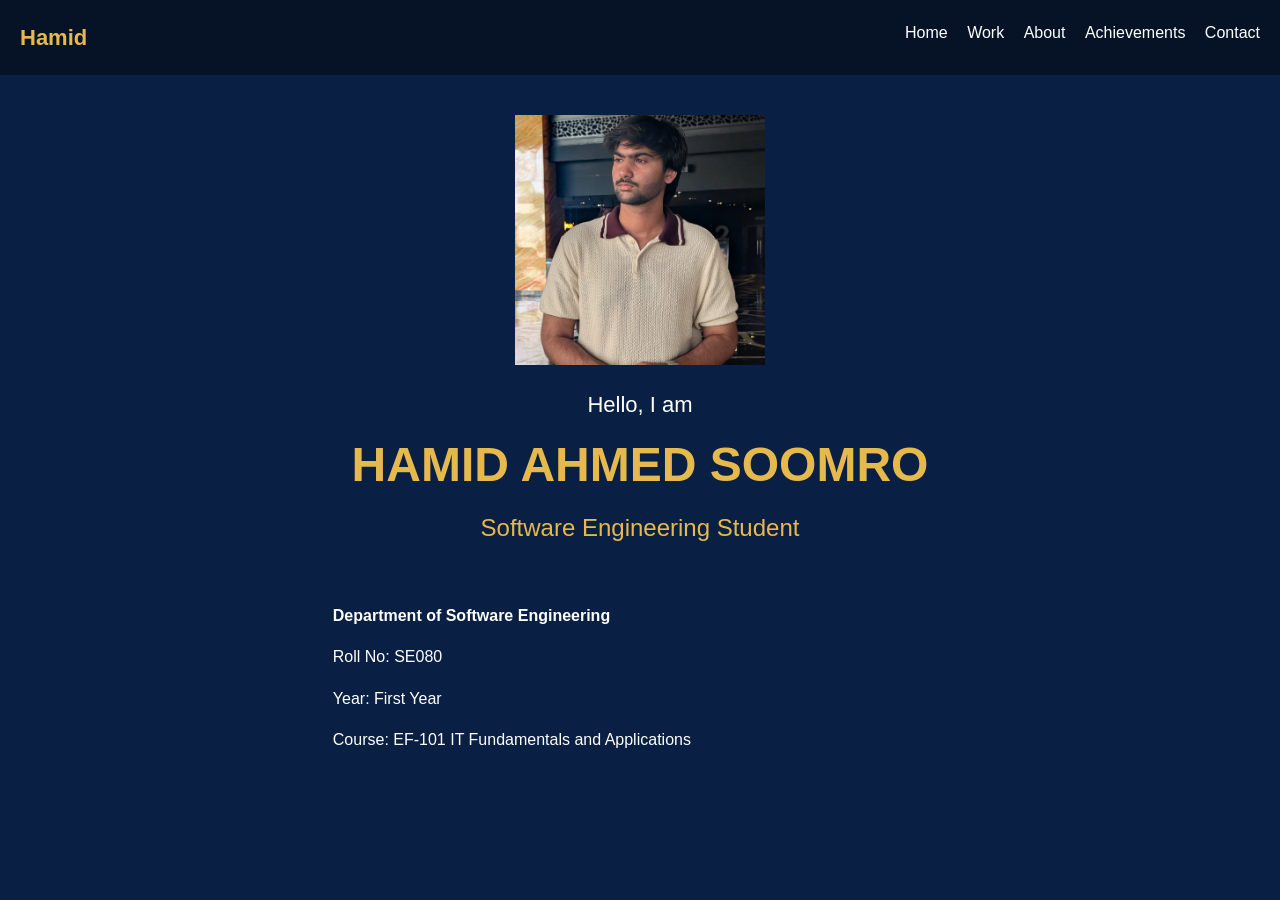
<file: index.html>
<!DOCTYPE html>
<html lang="en">
<head>
  <meta charset="UTF-8">
  <meta name="viewport" content="width=device-width, initial-scale=1.0">
  <title>Hamid | Home</title>
  <link rel="stylesheet" href="style.css">
</head>
<body>
  
  <header>
    <span class="logo">Hamid</span>
    <nav>
      <a href="Home.html">Home</a>
      <a href="work.html">Work</a>
      <a href="about.html">About</a>
      <a href="achievements.html">Achievements</a>
      <a href="contact.html">Contact</a>
    </nav>
  </header>

  <main class="home">
    <img class="profile-pic" src="images/photo.jpg" alt="Hamid Ahmed Soomro">

    <p class="hello">Hello, I am</p>
    <h1 class="big-name">HAMID AHMED SOOMRO</h1>
    <p class="subtitle">Software Engineering Student</p>

    <div class="info-box">
      <p><strong>Department of Software Engineering</strong></p>
      <p>Roll No: SE080</p>
      <p>Year: First Year</p>
      <p>Course: EF-101 IT Fundamentals and Applications</p>
    </div>
  </main>

</body>
</html>
</file>
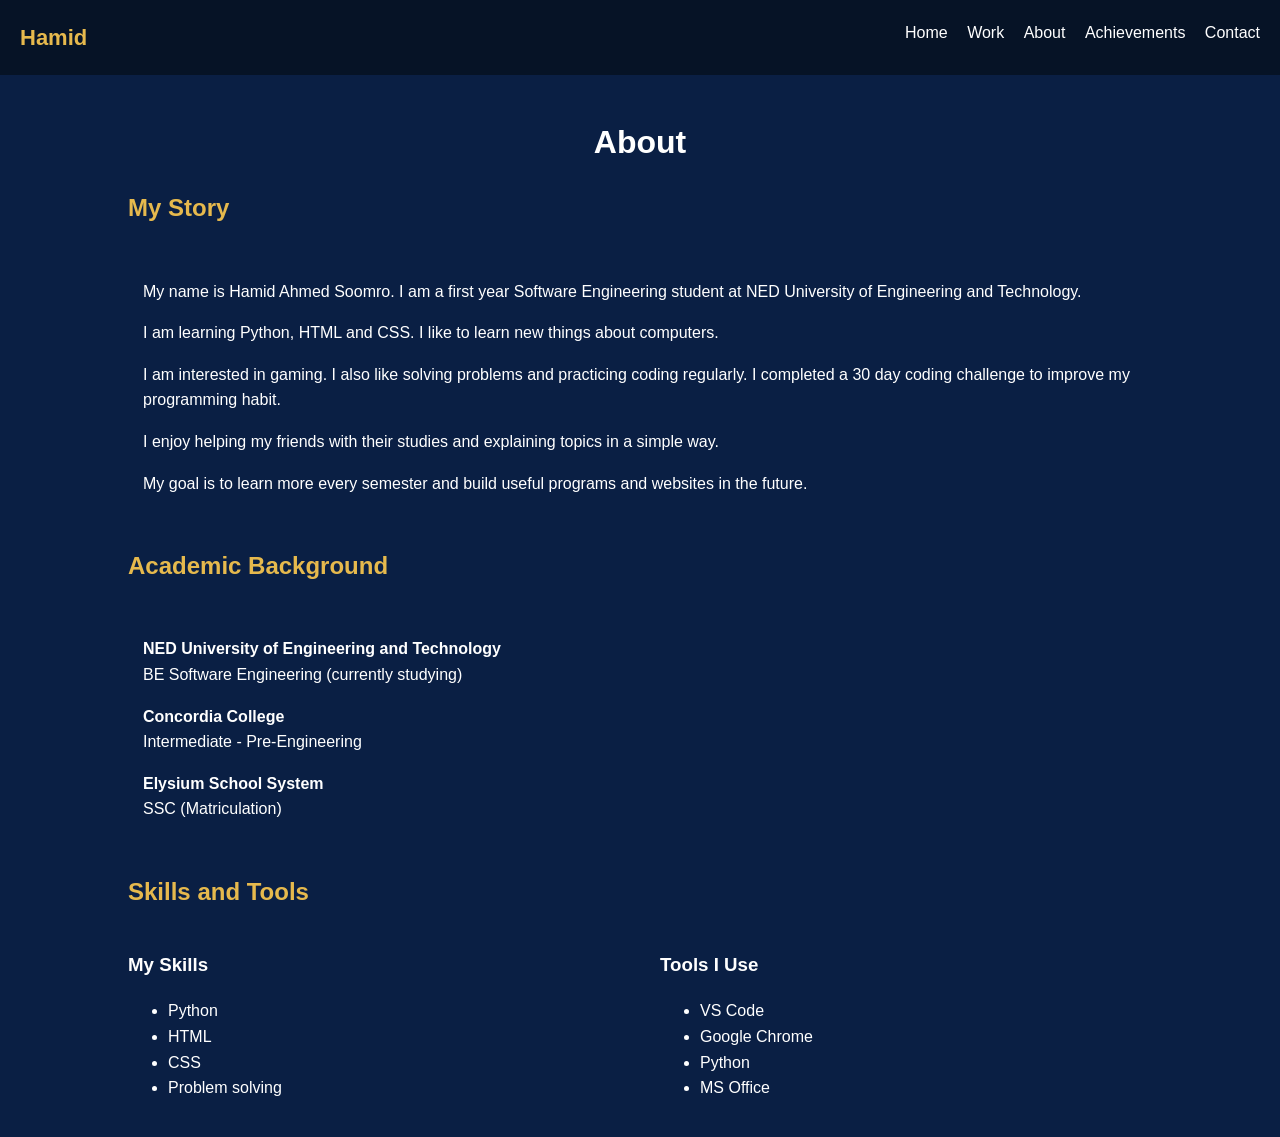
<file: about.html>
<!DOCTYPE html>
<html lang="en">
<head>
  <meta charset="UTF-8">
  <meta name="viewport" content="width=device-width, initial-scale=1.0">
  <title>Hamid | About</title>
  <link rel="stylesheet" href="style.css">
</head>
<body>

  <header>
    <span class="logo">Hamid</span>
    <nav>
      <a href="Home.html">Home</a>
      <a href="work.html">Work</a>
      <a href="about.html">About</a>
      <a href="achievements.html">Achievements</a>
      <a href="contact.html">Contact</a>
    </nav>
  </header>

  <main>
    <h1>About</h1>

    <h2>My Story</h2>
    <div class="box">
      <p>My name is Hamid Ahmed Soomro. I am a first year Software Engineering student at NED University of Engineering and Technology.</p>
      <p>I am learning Python, HTML and CSS. I like to learn new things about computers.</p>
      <p>I am interested in gaming. I also like solving problems and practicing coding regularly. I completed a 30 day coding challenge to improve my programming habit.</p>
      <p>I enjoy helping my friends with their studies and explaining topics in a simple way.</p>
      <p>My goal is to learn more every semester and build useful programs and websites in the future.</p>
    </div>

    <h2>Academic Background</h2>
    <div class="box">
      <p><strong>NED University of Engineering and Technology</strong><br>
      BE Software Engineering (currently studying)</p>

      <p><strong>Concordia College</strong><br>
      Intermediate - Pre-Engineering</p>

      <p><strong>Elysium School System</strong><br>
      SSC (Matriculation)</p>
    </div>

    <h2>Skills and Tools</h2>
    <div class="two-columns">
      <div>
        <h3>My Skills</h3>
        <ul>
          <li>Python</li>
          <li>HTML</li>
          <li>CSS</li>
          <li>Problem solving</li>
        </ul>
      </div>
      <div>
        <h3>Tools I Use</h3>
        <ul>
          <li>VS Code</li>
          <li>Google Chrome</li>
          <li>Python</li>
          <li>MS Office</li>
        </ul>
      </div>
    </div>
  </main>

</body>
</html>
</file>
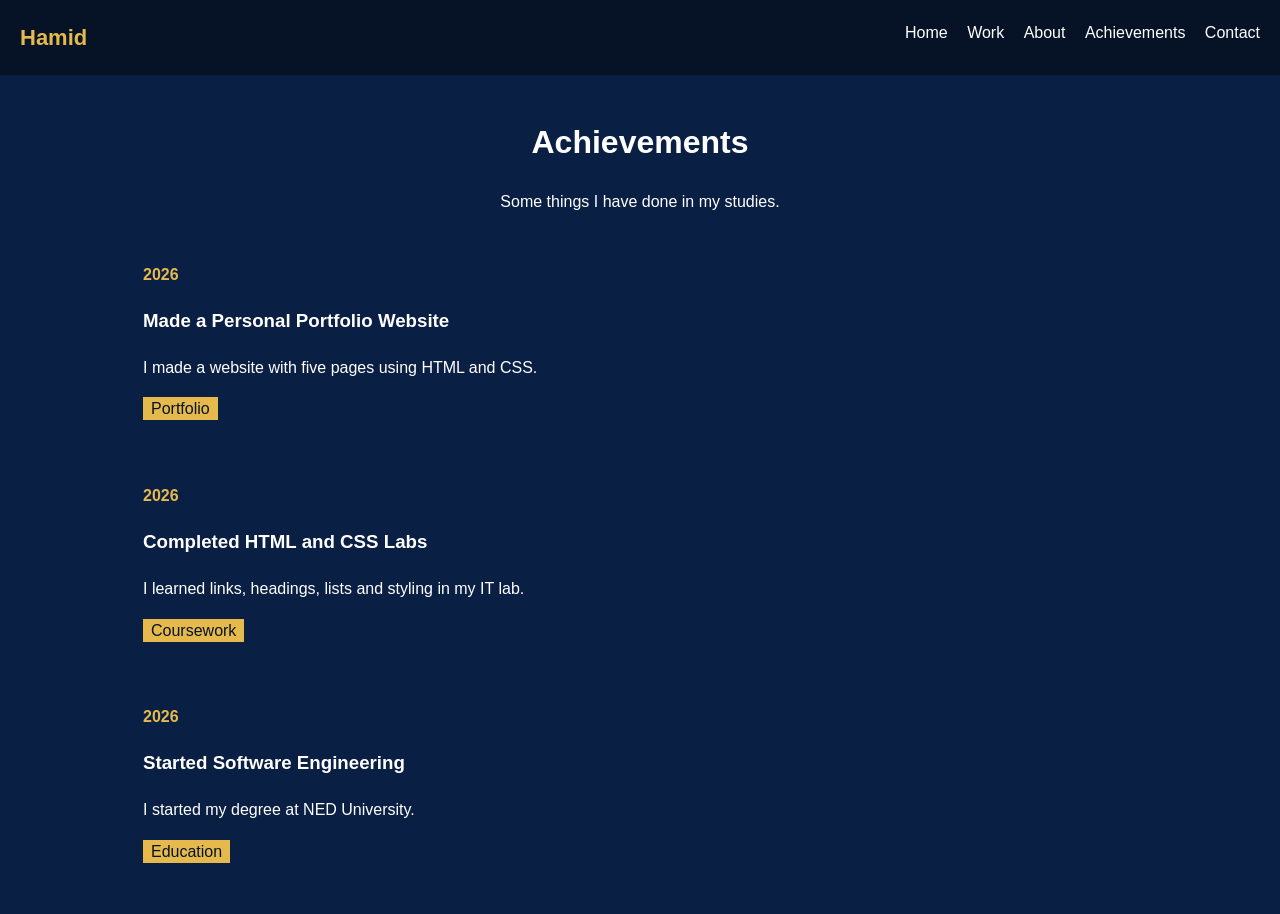
<file: achievements.html>
<!DOCTYPE html>
<html lang="en">
<head>
  <meta charset="UTF-8">
  <meta name="viewport" content="width=device-width, initial-scale=1.0">
  <title>Hamid | Achievements</title>
  <link rel="stylesheet" href="style.css">
</head>
<body>

  <header>
    <span class="logo">Hamid</span>
    <nav>
      <a href="Home.html">Home</a>
      <a href="work.html">Work</a>
      <a href="about.html">About</a>
      <a href="achievements.html">Achievements</a>
      <a href="contact.html">Contact</a>
    </nav>
  </header>

  <main>
    <h1>Achievements</h1>
    <p class="intro">Some things I have done in my studies.</p>

    <div class="card">
      <p class="year">2026</p>
      <h3>Made a Personal Portfolio Website</h3>
      <p>I made a website with five pages using HTML and CSS.</p>
      <span class="tag">Portfolio</span>
    </div>

    <div class="card">
      <p class="year">2026</p>
      <h3>Completed HTML and CSS Labs</h3>
      <p>I learned links, headings, lists and styling in my IT lab.</p>
      <span class="tag">Coursework</span>
    </div>

    <div class="card">
      <p class="year">2026</p>
      <h3>Started Software Engineering</h3>
      <p>I started my degree at NED University.</p>
      <span class="tag">Education</span>
    </div>
  </main>

</body>
</html>
</file>
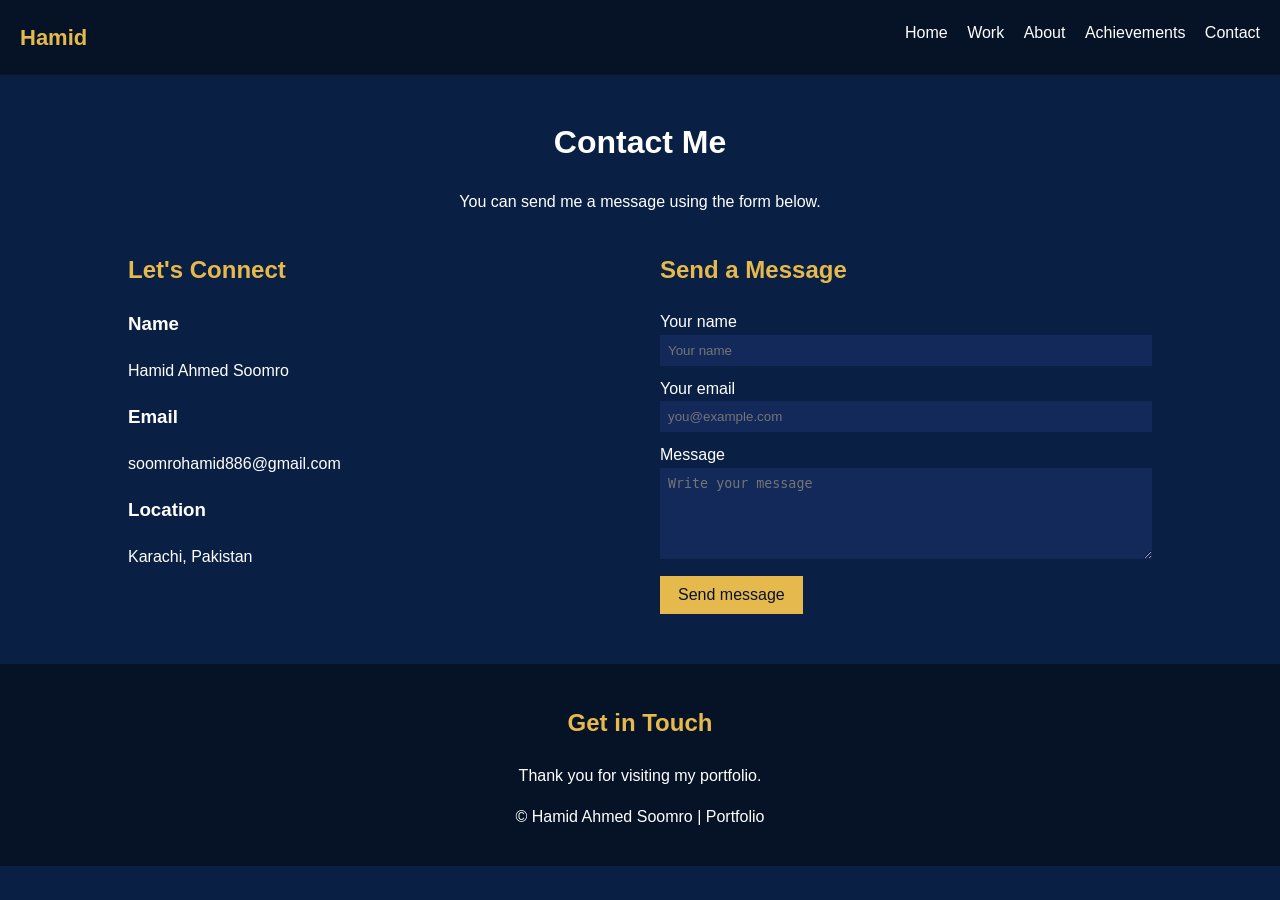
<file: contact.html>
<!DOCTYPE html>
<html lang="en">
<head>
  <meta charset="UTF-8">
  <meta name="viewport" content="width=device-width, initial-scale=1.0">
  <title>Hamid | Contact</title>
  <link rel="stylesheet" href="style.css">
</head>
<body>

  <header>
    <span class="logo">Hamid</span>
    <nav>
      <a href="Home.html">Home</a>
      <a href="work.html">Work</a>
      <a href="about.html">About</a>
      <a href="achievements.html">Achievements</a>
      <a href="contact.html">Contact</a>
    </nav>
  </header>

  <main>
    <h1>Contact Me</h1>
    <p class="intro">You can send me a message using the form below.</p>

    <div class="two-columns">
      <div>
        <h2>Let's Connect</h2>
        <h3>Name</h3>
        <p>Hamid Ahmed Soomro</p>
        <h3>Email</h3>
        <p>soomrohamid886@gmail.com</p>
        <h3>Location</h3>
        <p>Karachi, Pakistan</p>
      </div>

      <div>
        <h2>Send a Message</h2>
        <form action="mailto:soomrohamid886@gmail.com" method="post" enctype="text/plain">
          <label>Your name</label>
          <input type="text" placeholder="Your name">

          <label>Your email</label>
          <input type="email" placeholder="you@example.com">

          <label>Message</label>
          <textarea rows="5" placeholder="Write your message"></textarea>

          <button class="button">Send message</button>
        </form>
      </div>
    </div>
  </main>

  <footer>
    <h2>Get in Touch</h2>
    <p>Thank you for visiting my portfolio.</p>
    <p>© Hamid Ahmed Soomro | Portfolio</p>
  </footer>

</body>
</html>
</file>
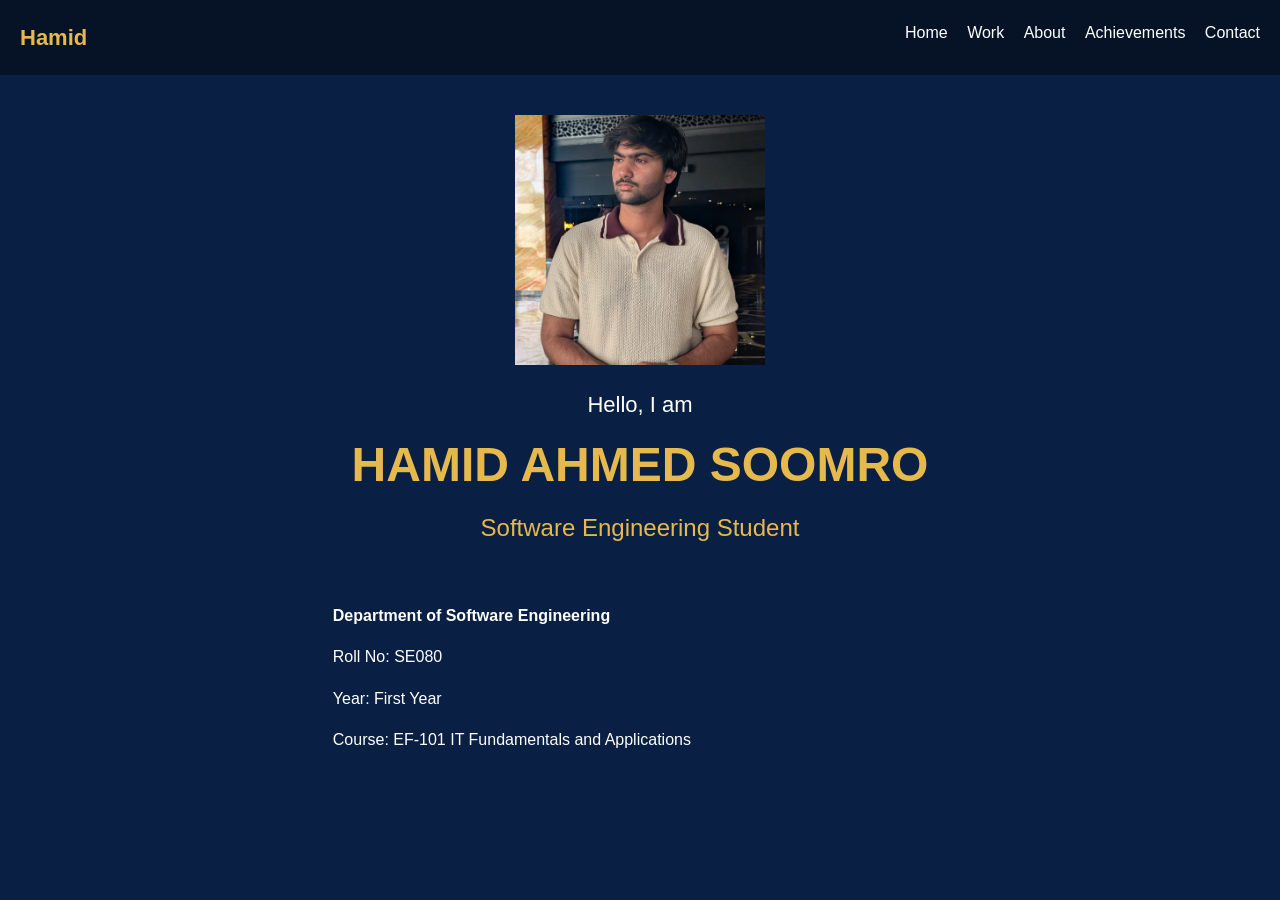
<file: Home.html>
<!DOCTYPE html>
<html lang="en">
<head>
  <meta charset="UTF-8">
  <meta name="viewport" content="width=device-width, initial-scale=1.0">
  <title>Hamid | Home</title>
  <link rel="stylesheet" href="style.css">
</head>
<body>

  <header>
    <span class="logo">Hamid</span>
    <nav>
      <a href="Home.html">Home</a>
      <a href="work.html">Work</a>
      <a href="about.html">About</a>
      <a href="achievements.html">Achievements</a>
      <a href="contact.html">Contact</a>
    </nav>
  </header>

  <main class="home">
    <img class="profile-pic" src="images/photo.jpg" alt="Hamid Ahmed Soomro">

    <p class="hello">Hello, I am</p>
    <h1 class="big-name">HAMID AHMED SOOMRO</h1>
    <p class="subtitle">Software Engineering Student</p>

    <div class="info-box">
      <p><strong>Department of Software Engineering</strong></p>
      <p>Roll No: SE080</p>
      <p>Year: First Year</p>
      <p>Course: EF-101 IT Fundamentals and Applications</p>
    </div>
  </main>

</body>
</html>
</file>
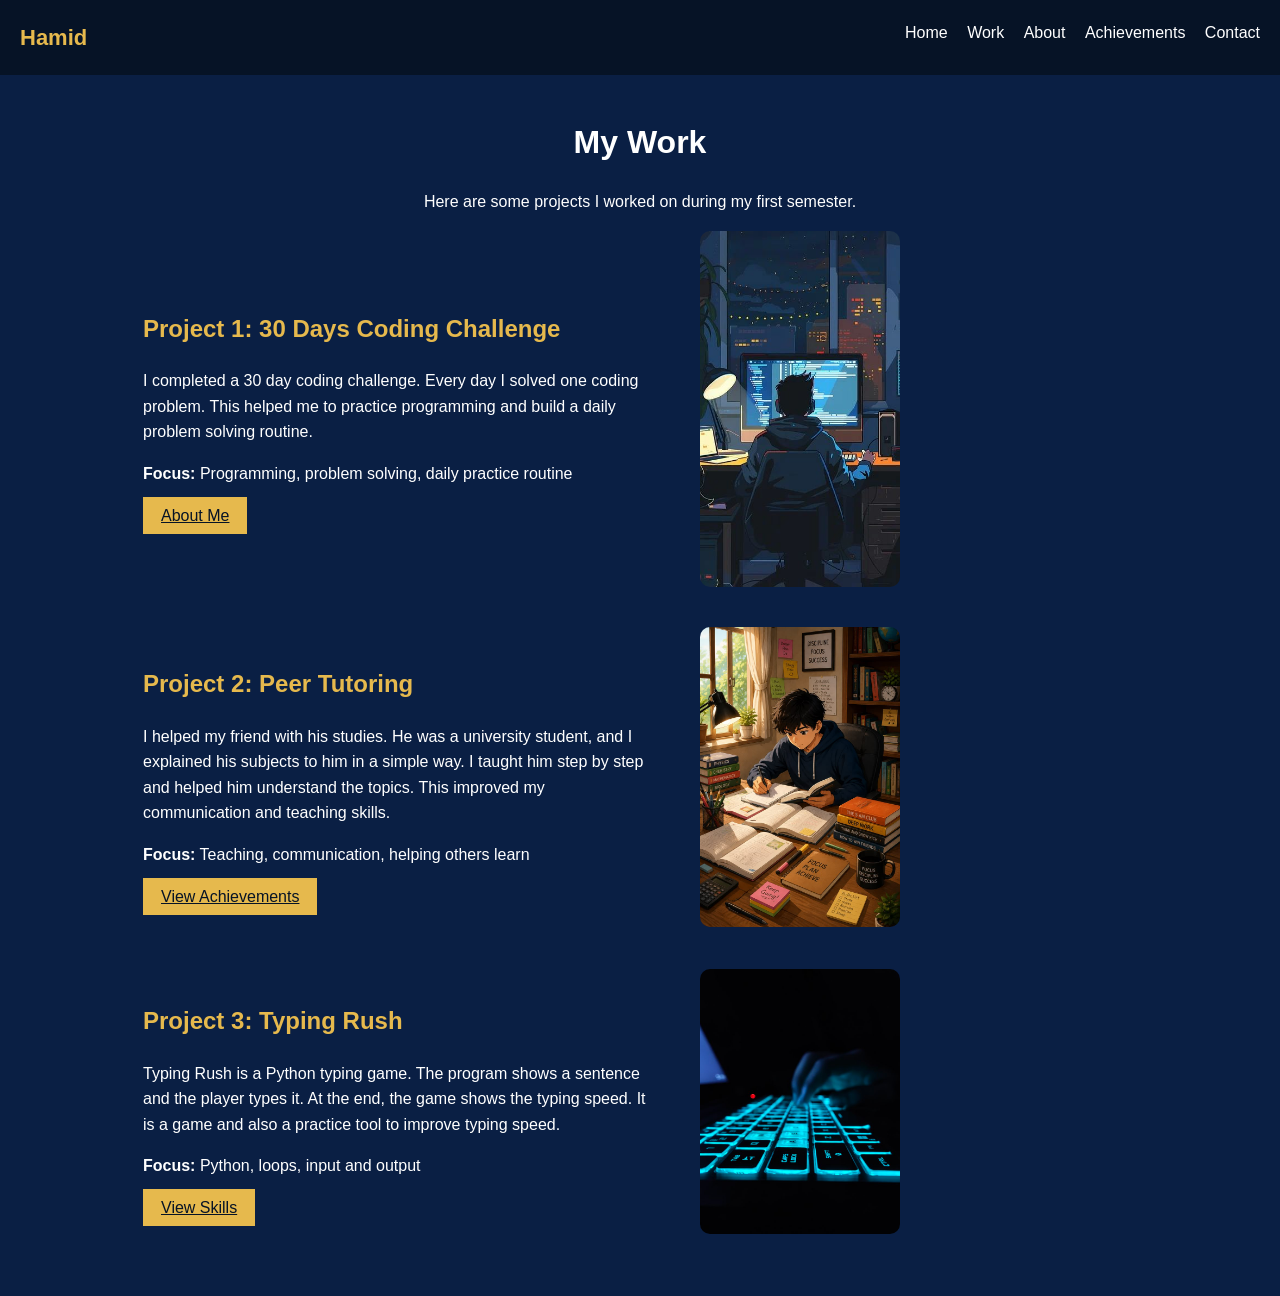
<file: work.html>
<!DOCTYPE html>
<html lang="en">
<head>
  <meta charset="UTF-8">
  <meta name="viewport" content="width=device-width, initial-scale=1.0">
  <title>Hamid | Work</title>
  <link rel="stylesheet" href="style.css">
</head>
<body>

  <header>
    <span class="logo">Hamid</span>
    <nav>
      <a href="Home.html">Home</a>
      <a href="work.html">Work</a>
      <a href="about.html">About</a>
      <a href="achievements.html">Achievements</a>
      <a href="contact.html">Contact</a>
    </nav>
  </header>

  <main>
    <h1>My Work</h1>
    <p class="intro">Here are some projects I worked on during my first semester.</p>

    <div class="project">
      <div class="box">
        <h2>Project 1: 30 Days Coding Challenge</h2>
        <p>I completed a 30 day coding challenge. Every day I solved one coding problem. This helped me to practice programming and build a daily problem solving routine.</p>
        <p><strong>Focus:</strong> Programming, problem solving, daily practice routine</p>
        <a href="about.html" class="button">About Me</a>
      </div>
      <img src="images/coding.jpg" alt="30 Days Coding Challenge" class="project-img">
    </div>

    <div class="project">
      <div class="box">
        <h2>Project 2: Peer Tutoring</h2>
        <p>I helped my friend with his studies. He was a university student, and I explained his subjects to him in a simple way. I taught him step by step and helped him understand the topics. This improved my communication and teaching skills.</p>
        <p><strong>Focus:</strong> Teaching, communication, helping others learn</p>
        <a href="achievements.html" class="button">View Achievements</a>
      </div>
      <img src="images/tutoring.jpg" alt="Peer Tutoring" class="project-img">
    </div>

    <div class="project">
      <div class="box">
        <h2>Project 3: Typing Rush</h2>
        <p>Typing Rush is a Python typing game. The program shows a sentence and the player types it. At the end, the game shows the typing speed. It is a game and also a practice tool to improve typing speed.</p>
        <p><strong>Focus:</strong> Python, loops, input and output</p>
        <a href="about.html" class="button">View Skills</a>
      </div>
      <img src="images/typing.jpg" alt="Typing Rush" class="project-img">
    </div>
  </main>

</body>
</html>
</file>
<file: style.css>
body {
  font-family: Arial, sans-serif;
  margin: 0;
  background-color: #0a1f44;
  color: #ffffff;
  line-height: 1.6;
}

header {
  background-color: #061326;
  padding: 20px;
  display: flex;
  justify-content: space-between;
}

.logo {
  color: #e6b94d;
  font-size: 22px;
  font-weight: bold;
}

nav a {
  color: #ffffff;
  text-decoration: none;
  margin-left: 15px;
}

nav a:hover {
  color: #e6b94d;
  text-decoration: underline;
}

main {
  width: 80%;
  margin: auto;
  padding: 20px;
}

h1 {
  text-align: center;
  color: #ffffff;
}

h2 {
  color: #e6b94d;
}

h3 {
  color: #ffffff;
}

.intro {
  text-align: center;
}

.center {
  text-align: center;
}

.box {
  border: none;
  padding: 15px;
}

.profile-pic {
  width: 250px;
  height: 250px;
  object-fit: cover;
  border: none;
  display: block;
  margin: 20px auto;
}

.home {
  text-align: center;
}

.hello {
  font-size: 22px;
  margin-bottom: 0;
}

.big-name {
  font-size: 48px;
  color: #e6b94d;
  margin-top: 5px;
  margin-bottom: 5px;
}

.subtitle {
  font-size: 24px;
  color: #e6b94d;
  margin-top: 0;
}

.info-box {
  width: 60%;
  margin: 20px auto;
  padding: 15px;
  text-align: left;
}

.project {
  display: flex;
  gap: 30px;
  margin-bottom: 40px;
}

.project .box {
  width: 50%;
}

.project .info {
  width: 50%;
}

.button {
  background-color: #e6b94d;
  color: #061326;
  padding: 10px 18px;
  border: none;
  font-size: 16px;
  cursor: pointer;
}

.button:hover {
  background-color: #f3cf75;
}

.two-columns {
  display: flex;
  gap: 40px;
}

.two-columns div {
  width: 50%;
}

.card {
  border: none;
  padding: 15px;
  margin-bottom: 15px;
}

.year {
  font-weight: bold;
  color: #e6b94d;
}

.tag {
  background-color: #e6b94d;
  color: #061326;
  padding: 3px 8px;
}

input, textarea {
  width: 100%;
  padding: 8px;
  margin-bottom: 10px;
  box-sizing: border-box;
  background-color: #12295a;
  color: #ffffff;
  border: none;
}

footer {
  background-color: #061326;
  text-align: center;
  padding: 20px;
  margin-top: 30px;
}

@media (max-width: 768px) {
  header {
    flex-direction: column;
  }

  .project, .two-columns {
    flex-direction: column;
  }

  .project .box, .project .info, .two-columns div, .info-box {
    width: 100%;
  }
  .big-name {
    font-size: 30px;
  }
}
.project {
    display: flex;
    align-items: center;
    gap: 30px;
}
.project-text {
    flex: 1;
}
.project-img {
    width: 200px;
    max-width: 100%;
    border-radius: 10px;
}
@media (max-width: 768px) {
    .project {
        flex-direction: column;
    }
}
</file>
